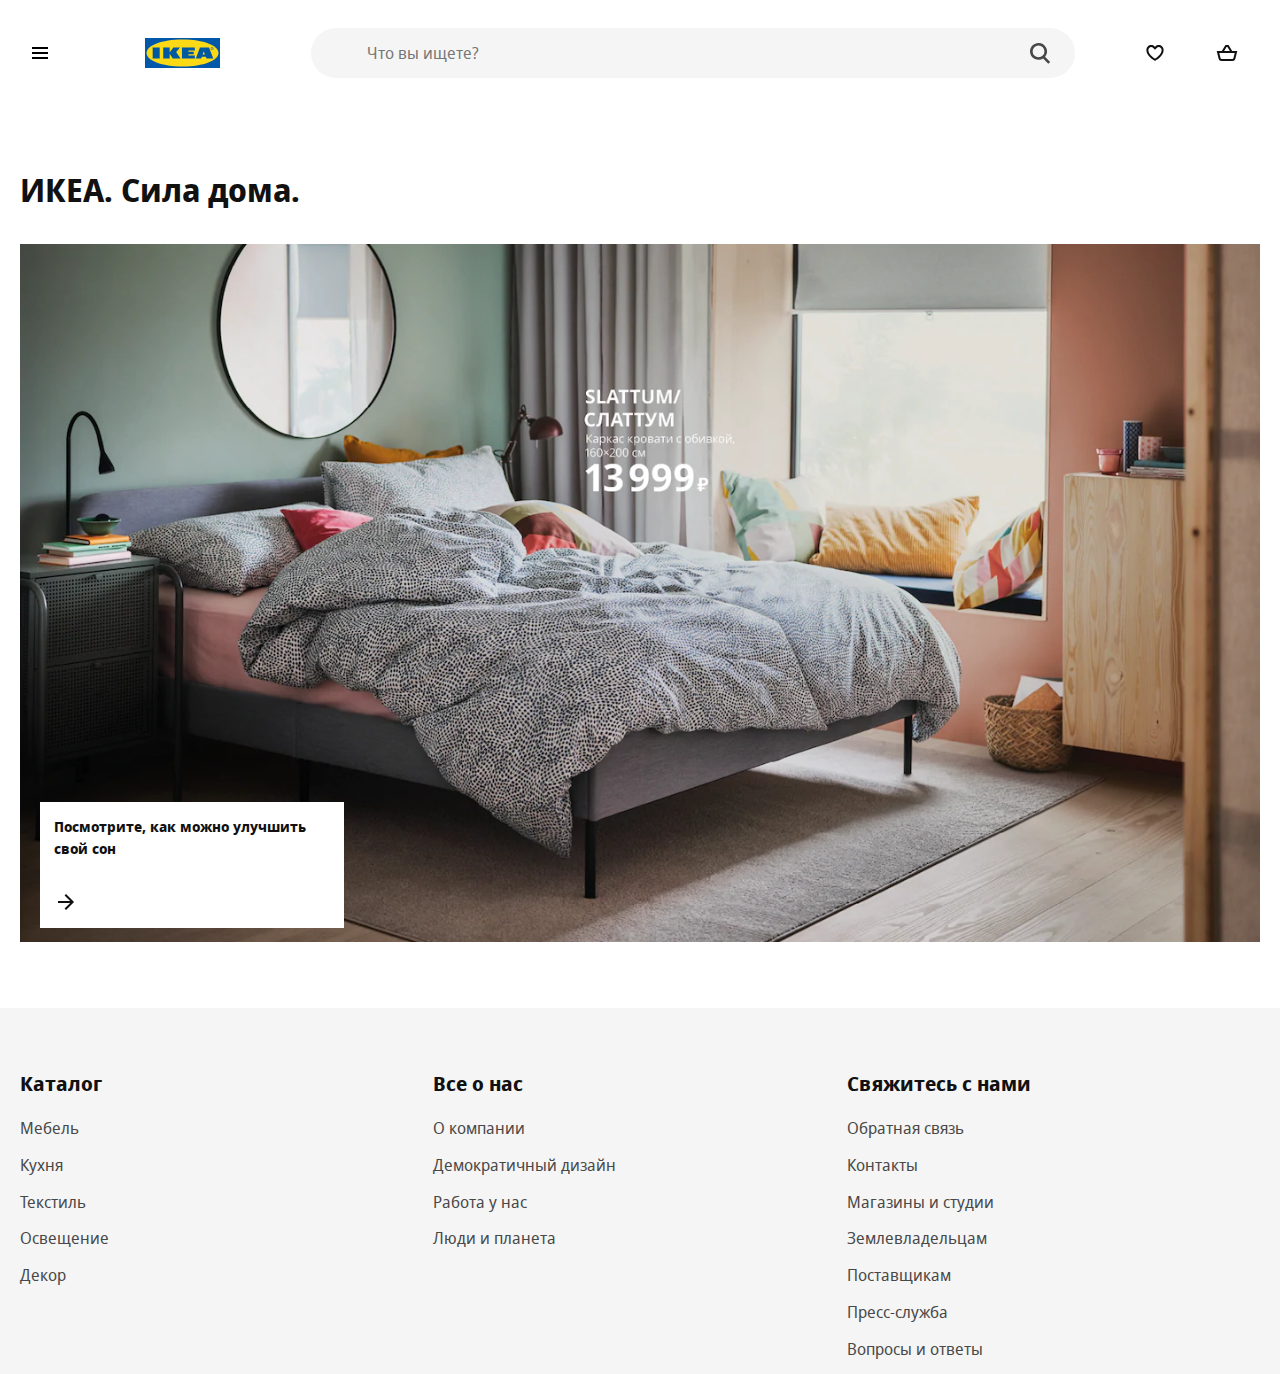
<file: index.html>
<!DOCTYPE html>
<html lang="en">
  <head>
    <meta charset="UTF-8" />
    <meta
      name="viewport"
      content="width=device-width, user-scalable=no, initial-scale=1.0, maximum-scale=1.0, minimum-scale=1.0"
    />
    <meta http-equiv="X-UA-Compatible" content="ie=edge" />
    <link
      rel="apple-touch-icon"
      sizes="180x180"
      href="favicon/apple-touch-icon.png"
    />
    <link
      rel="icon"
      type="image/png"
      sizes="32x32"
      href="favicon/favicon-32x32.png"
    />
    <link
      rel="icon"
      type="image/png"
      sizes="16x16"
      href="favicon/favicon-16x16.png"
    />
    <link
      rel="mask-icon"
      href="favicon/safari-pinned-tab.svg"
      color="#0058ab"
    />
    <meta name="msapplication-TileColor" content="#0058ab" />
    <meta name="theme-color" content="#0058ab" />
    <title>ИКЕА - официальный интернет-магазин мебели - IKEA</title>
    <link rel="stylesheet" href="styles/styles.css" />
    <!-- <script src="script/generateHeader.js" defer type="module"></script>
    <script src="script/generateCatalog.js" defer type="module"></script>
    <script src="script/generateSubCatalog.js" defer type="module"></script>
    <script src="script/generateFooter.js" defer type="module"></script> -->
    <script src="script/index.js" defer type="module"></script>
  </head>
  <body>
    <!-- <header>
      <div class="container">
        <div class="header">
          <button class="btn btn-burger" aria-label="открыть меню">
            <svg
              focusable="false"
              class="svg-icon"
              width="24"
              height="24"
              viewBox="0 0 24 24"
              fill="none"
              xmlns="http://www.w3.org/2000/svg"
            >
              <path
                fill-rule="evenodd"
                clip-rule="evenodd"
                d="M20 8H4V6H20V8ZM20 13H4V11H20V13ZM20 18H4V16H20V18Z"
              ></path>
            </svg>
          </button>
          <a href="index.html" class="logo">
            <img src="image/ikea-logo.svg" alt="Логотип" />
          </a>
          <form class="search" method="get" action="goods.html">
            <input
              type="search"
              name="s"
              maxlength="150"
              class="search-input"
              spellcheck="false"
              aria-label="Искать товары, новинки и вдохновение"
              aria-placeholder="Искать товары, новинки и вдохновение"
              placeholder="Что вы ищете?"
              autocapitalize="off"
              autocomplete="off"
              autocorrect="off"
            />
            <button
              type="submit"
              class="btn search-btn"
              aria-label="найти"
            ></button>
          </form>
          <a href="goods.html?cat=wishlist" class="btn btn-wishlist">
            <svg
              focusable="false"
              class="svg-icon"
              width="24"
              height="24"
              viewBox="0 0 24 24"
              fill="none"
              xmlns="http://www.w3.org/2000/svg"
            >
              <path
                fill-rule="evenodd"
                clip-rule="evenodd"
                d="M12.336 5.52055C14.2336 3.62376 17.3096 3.62401 19.2069 5.52129C20.2067 6.52115 20.6796 7.85005 20.6259 9.15761C20.6151 12.2138 18.4184 14.8654 16.4892 16.6366C15.4926 17.5517 14.5004 18.2923 13.7593 18.8036C13.3879 19.0598 13.0771 19.2601 12.8574 19.3973C12.7475 19.466 12.6601 19.519 12.5992 19.5555C12.5687 19.5737 12.5448 19.5879 12.5279 19.5978L12.5079 19.6094L12.502 19.6129L12.5001 19.614C12.5001 19.614 12.4989 19.6147 11.9999 18.748C11.501 19.6147 11.5005 19.6144 11.5005 19.6144L11.4979 19.6129L11.4919 19.6094L11.472 19.5978C11.4551 19.5879 11.4312 19.5737 11.4007 19.5555C11.3397 19.519 11.2524 19.466 11.1425 19.3973C10.9227 19.2601 10.612 19.0598 10.2405 18.8036C9.49947 18.2923 8.50726 17.5517 7.51063 16.6366C5.58146 14.8654 3.38477 12.2139 3.37399 9.15765C3.32024 7.85008 3.79314 6.52117 4.79301 5.52129C6.69054 3.62376 9.76704 3.62376 11.6646 5.52129L11.9993 5.856L12.3353 5.52129L12.336 5.52055ZM11.9999 18.748L11.5005 19.6144L11.9999 19.9019L12.4989 19.6147L11.9999 18.748ZM11.9999 17.573C12.1727 17.462 12.384 17.3226 12.6236 17.1573C13.3125 16.6821 14.2267 15.9988 15.1366 15.1634C17.0157 13.4381 18.6259 11.2919 18.6259 9.13506V9.11213L18.627 9.08922C18.6626 8.31221 18.3844 7.52727 17.7926 6.9355C16.6762 5.81903 14.866 5.81902 13.7495 6.9355L13.7481 6.93689L11.9965 8.68166L10.2504 6.9355C9.13387 5.81903 7.3237 5.81903 6.20722 6.9355C5.61546 7.52727 5.33724 8.31221 5.3729 9.08922L5.37395 9.11213V9.13507C5.37395 11.2919 6.98418 13.4381 8.86325 15.1634C9.77312 15.9988 10.6874 16.6821 11.3762 17.1573C11.6159 17.3226 11.8271 17.462 11.9999 17.573Z"
              ></path>
            </svg>
          </a>
          <a href="cart.html" class="btn btn-cart">
            <svg
              focusable="false"
              class="svg-icon svg-cart"
              width="24"
              height="24"
              viewBox="0 0 24 24"
              fill="none"
              xmlns="http://www.w3.org/2000/svg"
              style="display: block"
            >
              <path
                fill-rule="evenodd"
                clip-rule="evenodd"
                d="M10.9994 4H10.4373L10.1451 4.48017L6.78803 9.99716H3.00001H1.71924L2.02987 11.2397L3.65114 17.7248C3.98501 19.0603 5.18497 19.9972 6.56157 19.9972L17.4385 19.9972C18.8151 19.9972 20.015 19.0603 20.3489 17.7248L21.9702 11.2397L22.2808 9.99716H21H17.2113L13.8539 4.48014L13.5618 4H12.9997H12.0004H10.9994ZM14.8701 9.99716L12.4376 6H12.0004H11.5615L9.12921 9.99716H14.8701ZM5.59142 17.2397L4.28079 11.9972H19.7192L18.4086 17.2397C18.2973 17.6849 17.8973 17.9972 17.4385 17.9972L6.56157 17.9972C6.1027 17.9972 5.70272 17.6849 5.59142 17.2397Z"
              ></path>
            </svg>
          </a>
        </div>
      </div>
    </header> -->
    <main>
      <div class="container">
        <h1 class="main-header">ИКЕА. Сила дома.</h1>
        <aside class="offer">
          <a href="card.html#idd059">
            <picture>
              <source
                srcset="image/b47e07ee97fd5f9bf030d258d462a945.webp"
                type="image/webp"
              />
              <img
                src="image/b47e07ee97fd5f9bf030d258d462a945.jpg"
                alt="СЛАТТУМ"
              />
            </picture>
          </a>
          <a class="offer-extra" href="goods.html?subcat=Кровати">
            <p>Посмотрите, как можно улучшить свой сон</p>
            <svg
              focusable="false"
              viewBox="0 0 24 24"
              class="offer-arrow"
              aria-hidden="true"
            >
              <path
                fill-rule="evenodd"
                clip-rule="evenodd"
                d="M19.2937 12.7074L20.0008 12.0003L19.2938 11.2932L12.0008 3.99927L10.5865 5.41339L16.1727 11.0003H4V13.0003H16.1723L10.5855 18.5868L11.9996 20.0011L19.2937 12.7074Z"
              ></path>
            </svg>
          </a>
        </aside>
      </div>
    </main>
    <!-- <footer>
      <div class="container">
        <div class="footer">
          <div class="footer-catalog">
            <h2 class="footer-header">Каталог</h2>
            <ul>
              <li class="footer-list">
                <a href="goods.html?cat=Мебель">Мебель</a>
              </li>
              <li class="footer-list">
                <a href="goods.html?cat=Кухня">Кухня</a>
              </li>
              <li class="footer-list">
                <a href="goods.html?cat=Текстиль">Текстиль</a>
              </li>
              <li class="footer-list">
                <a href="goods.html?cat=Освещение">Освещение</a>
              </li>
              <li class="footer-list">
                <a href="goods.html?cat=Декор">Декор</a>
              </li>
            </ul>
          </div>
          <div class="footer-about">
            <h2 class="footer-header">Все о нас</h2>
            <ul>
              <li class="footer-list"><a href="#">О компании</a></li>
              <li class="footer-list"><a href="#">Демократичный дизайн</a></li>
              <li class="footer-list"><a href="#">Работа у нас</a></li>
              <li class="footer-list"><a href="#">Люди и планета</a></li>
            </ul>
          </div>
          <div class="footer-connection">
            <h2 class="footer-header">Свяжитесь с нами</h2>
            <ul>
              <li class="footer-list"><a href="#">Обратная связь</a></li>
              <li class="footer-list"><a href="#">Контакты</a></li>
              <li class="footer-list"><a href="#">Магазины и студии</a></li>
              <li class="footer-list"><a href="#">Землевладельцам</a></li>
              <li class="footer-list"><a href="#">Поставщикам</a></li>
              <li class="footer-list"><a href="#">Пресс-служба</a></li>
              <li class="footer-list"><a href="#">Вопросы и ответы</a></li>
            </ul>
          </div>
        </div>
      </div>
    </footer> -->

    <!-- <div class="catalog">
      <button
        type="button"
        class="btn btn-close catalog-btn"
        id="hnf-menu-close-btn"
        aria-expanded="true"
        title="Закрыть меню"
        aria-label="Закрыть меню"
      >
        <svg
          focusable="false"
          class="svg-icon"
          width="24"
          height="24"
          viewBox="0 0 24 24"
          fill="none"
          xmlns="http://www.w3.org/2000/svg"
        >
          <path
            fill-rule="evenodd"
            clip-rule="evenodd"
            d="M12.0002 13.4144L16.9499 18.3642L18.3642 16.9499L13.4144 12.0002L18.3642 7.05044L16.95 5.63623L12.0002 10.586L7.05044 5.63623L5.63623 7.05044L10.586 12.0002L5.63624 16.9499L7.05046 18.3642L12.0002 13.4144Z"
          ></path>
        </svg>
      </button>
      <h2>Каталог</h2>
      <ul class="catalog-list">
        <li class="catalog-list__item active">
          <a href="goods.html?cat=Мебель">Мебель</a>
        </li>
        <li class="catalog-list__item">
          <a href="goods.html?cat=Кухня">Кухня</a>
        </li>
        <li class="catalog-list__item">
          <a href="goods.html?cat=Текстиль">Текстиль</a>
        </li>
        <li class="catalog-list__item">
          <a href="goods.html?cat=Освещение">Освещение</a>
        </li>
        <li class="catalog-list__item">
          <a href="goods.html?cat=Декор">Декор</a>
        </li>
      </ul>
    </div>-->

    <!-- <div class="subcatalog">
      <button
        type="button"
        class="btn btn-return catalog-btn"
        aria-expanded="true"
        title="Закрыть меню"
        aria-label="Закрыть меню"
      >
        <svg
          focusable="false"
          class="svg-icon hnf-svg-icon"
          width="24"
          height="24"
          viewBox="0 0 24 24"
          fill="none"
          xmlns="http://www.w3.org/2000/svg"
        >
          <path
            fill-rule="evenodd"
            clip-rule="evenodd"
            d="M4.70613 11.2927L3.99902 11.9997L4.70606 12.7069L11.999 20.0008L13.4133 18.5867L7.82744 13.0001H19.9999V11.0001H7.82729L13.4144 5.41328L12.0002 3.99902L4.70613 11.2927Z"
          ></path>
        </svg>
      </button>
      <h3 class="subcatalog-header"><a href="goods.html?cat=Мебель"></a></h3>
      <ul class="subcatalog-list">
        <li class="subcatalog-list__item">
          <a href="goods.html?subcat=Диваны">Диваны</a>
        </li>
        <li class="subcatalog-list__item">
          <a href="goods.html?subcat=Кресла">Кресла</a>
        </li>
        <li class="subcatalog-list__item">
          <a href="goods.html?subcat=Книжные шкафы">Книжные шкафы</a>
        </li>
        <li class="subcatalog-list__item">
          <a href="goods.html?subcat=Стеллажи">Стеллажи</a>
        </li>
        <li class="subcatalog-list__item">
          <a href="goods.html?subcat=Шкаф для ТВ">Шкаф для ТВ</a>
        </li>
        <li class="subcatalog-list__item">
          <a href="goods.html?subcat=Кровати">Кровати</a>
        </li>
        <li class="subcatalog-list__item">
          <a href="goods.html?subcat=Комоды">Комоды</a>
        </li>
        <li class="subcatalog-list__item">
          <a href="goods.html?subcat=Столы">Столы</a>
        </li>
        <li class="subcatalog-list__item">
          <a href="goods.html?subcat=Письменные столы">Письменные столы</a>
        </li>
        <li class="subcatalog-list__item">
          <a href="goods.html?subcat=Стулья для письменного стола"
            >Стулья для письменного стола</a
          >
        </li>
      </ul>
    </div> -->

    <!-- <div class="overlay"></div> -->
  </body>
</html>
</file>
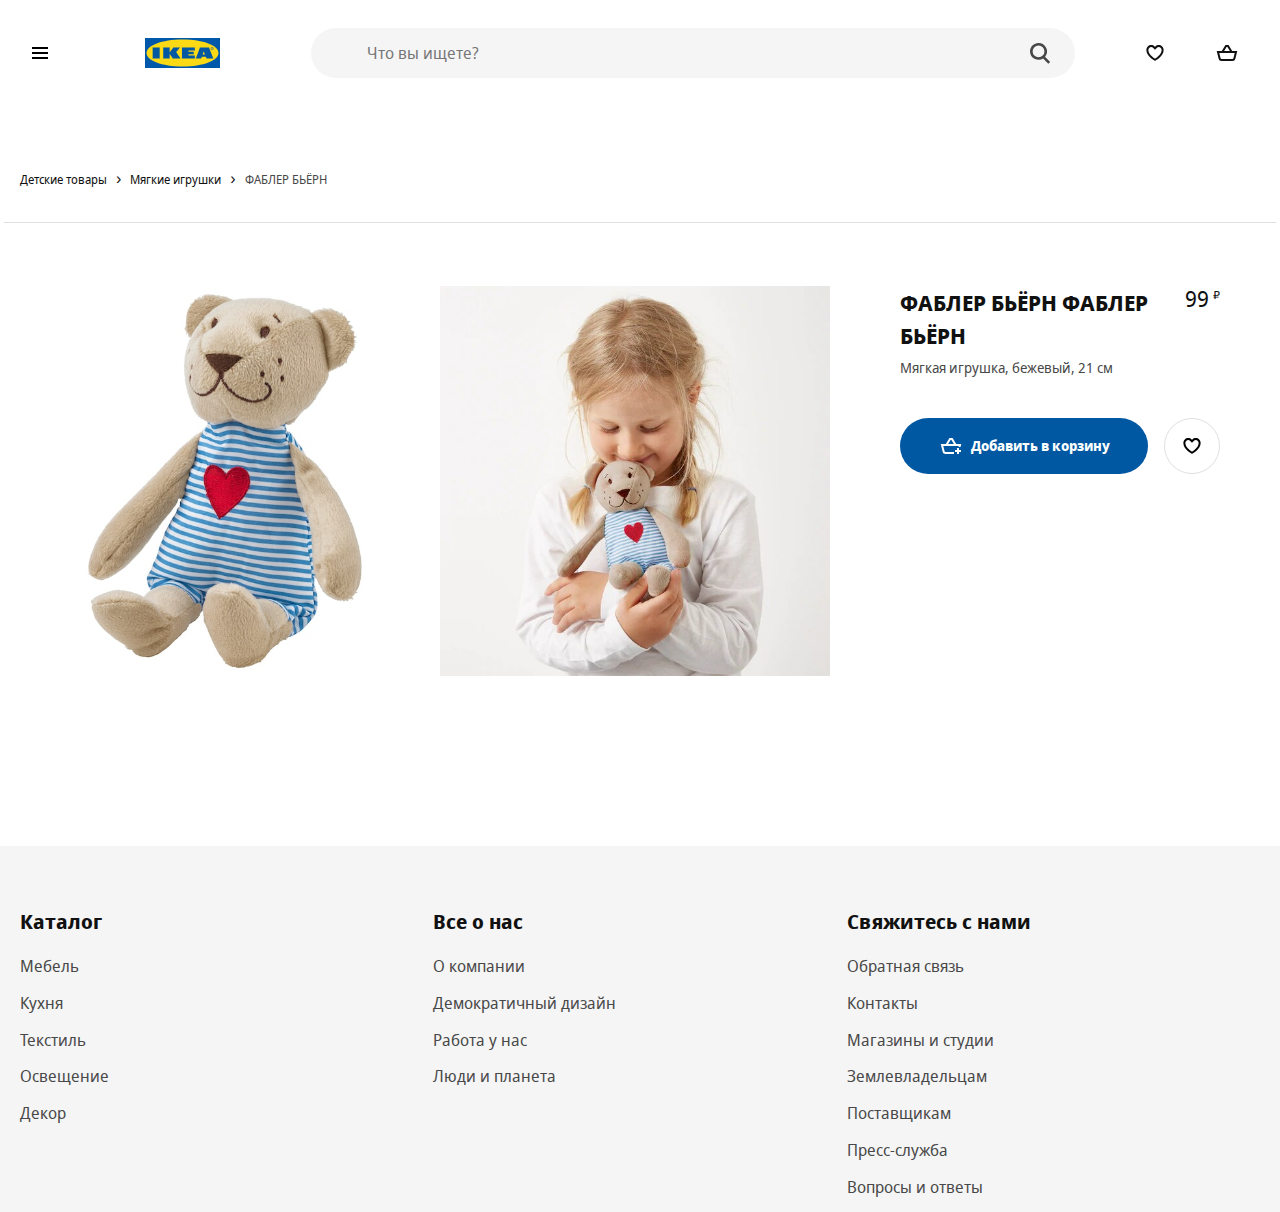
<file: card.html>
<!DOCTYPE html>
<html lang="en">
  <head>
    <meta charset="UTF-8" />
    <meta
      name="viewport"
      content="width=device-width, user-scalable=no, initial-scale=1.0, maximum-scale=1.0, minimum-scale=1.0"
    />
    <meta http-equiv="X-UA-Compatible" content="ie=edge" />
    <link
      rel="apple-touch-icon"
      sizes="180x180"
      href="favicon/apple-touch-icon.png"
    />
    <link
      rel="icon"
      type="image/png"
      sizes="32x32"
      href="favicon/favicon-32x32.png"
    />
    <link
      rel="icon"
      type="image/png"
      sizes="16x16"
      href="favicon/favicon-16x16.png"
    />
    <link
      rel="mask-icon"
      href="favicon/safari-pinned-tab.svg"
      color="#0058ab"
    />
    <meta name="msapplication-TileColor" content="#0058ab" />
    <meta name="theme-color" content="#0058ab" />
    <title>Детские игрушки - IKEA</title>
    <link rel="stylesheet" href="styles/styles.css" />
    <script src="script/index.js" defer type="module"></script>
  </head>
  <body>
    <main>
      <div class="container">
        <div class="breadcrumb">
          <nav
            role="navigation"
            aria-label="Breadcrumb"
            class="breadcrumb__nav"
          >
            <ul class="breadcrumb__list">
              <li class="breadcrumb__list-item">
                <a href="goods.html?cat=Детские товары" class="breadcrumb__link"
                  ><span>Детские товары</span></a
                >
              </li>

              <li class="breadcrumb__list-item">
                <a href="goods.html?cat=Мягкие игрушки" class="breadcrumb__link"
                  ><span>Мягкие игрушки</span></a
                >
              </li>

              <li class="breadcrumb__list-item">
                <a href="#" class="breadcrumb__link"
                  ><span>ФАБЛЕР БЬЁРН</span></a
                >
              </li>
            </ul>
          </nav>
        </div>

        <div class="good wrapper">
          <div class="good-images">
            <div class="good-image__item">
              <img
                src="image/fabler-byorn-myagkaya-igrushka-bezhevyy__0710165_PE727396_S5.jpg"
                alt=""
              />
            </div>
            <div class="good-image__item">
              <img
                src="image/fabler-byorn-myagkaya-igrushka-bezhevyy__0876865_PE611124_S5.jpg"
                alt=""
              />
            </div>
          </div>
          <div class="good-item">
            <!-- not-in-stock - нет в наличии-->
            <p class="good-item__new">Новинка</p>

            <div class="good-item__section">
              <div>
                <h2 class="good-item__header">ФАБЛЕР БЬЁРН ФАБЛЕР БЬЁРН</h2>
                <p class="good-item__description">
                  Мягкая игрушка, бежевый, 21 см
                </p>
              </div>
              <p class="good-item__price">
                <span class="good-item__empty">Нет в наличии</span>
                <span class="good-item__price-value">99</span>
                <span class="good-item__currency">₽</span>
              </p>
            </div>
            <div class="good-item__buttons">
              <button type="button" class="btn btn-good" data-idd="idd001">
                <svg
                  focusable="false"
                  viewBox="0 0 24 24"
                  class="btn-good-svg"
                  aria-hidden="true"
                >
                  <path
                    fill-rule="evenodd"
                    clip-rule="evenodd"
                    d="M10.4372 4H10.9993H12.0003H12.9996H13.5616L13.8538 4.48014L17.2112 9.99713H21H22.2806L21.9702 11.2396L21.5303 13H19.4688L19.7194 11.9971H4.28079L5.59143 17.2397C5.70272 17.6848 6.1027 17.9971 6.56157 17.9971H15V19.9971H6.56157C5.18496 19.9971 3.98502 19.0602 3.65114 17.7247L2.02987 11.2397L1.71924 9.99713H3.00002H6.78793L10.145 4.48017L10.4372 4ZM12.4375 6L14.87 9.99713H9.12911L11.5614 6H12.0003H12.4375ZM17.9961 16V14H19.9961V16H21.9961V18H19.9961V20H17.9961V18H15.9961V16H17.9961Z"
                  ></path>
                </svg>

                <span class="btn-good__label">Добавить в корзину</span>
              </button>
              <button
                type="button"
                class="btn btn-add-wishlist"
                data-idd="idd001"
              >
                <svg
                  focusable="false"
                  viewBox="0 0 24 24"
                  class="btn-add-wishlist__svg"
                  aria-hidden="true"
                >
                  <path
                    fill-rule="evenodd"
                    clip-rule="evenodd"
                    d="M12.336 5.52055C14.2336 3.62376 17.3096 3.62401 19.2069 5.52129C20.2067 6.52115 20.6796 7.85005 20.6259 9.15761C20.6151 12.2138 18.4184 14.8654 16.4892 16.6366C15.4926 17.5517 14.5004 18.2923 13.7593 18.8036C13.3879 19.0598 13.0771 19.2601 12.8574 19.3973C12.7475 19.466 12.6601 19.519 12.5992 19.5555C12.5687 19.5737 12.5448 19.5879 12.5279 19.5978L12.5079 19.6094L12.502 19.6129L12.5001 19.614C12.5001 19.614 12.4989 19.6147 11.9999 18.748C11.501 19.6147 11.5005 19.6144 11.5005 19.6144L11.4979 19.6129L11.4919 19.6094L11.472 19.5978C11.4551 19.5879 11.4312 19.5737 11.4007 19.5555C11.3397 19.519 11.2524 19.466 11.1425 19.3973C10.9227 19.2601 10.612 19.0598 10.2405 18.8036C9.49947 18.2923 8.50726 17.5517 7.51063 16.6366C5.58146 14.8654 3.38477 12.2139 3.37399 9.15765C3.32024 7.85008 3.79314 6.52117 4.79301 5.52129C6.69054 3.62376 9.76704 3.62376 11.6646 5.52129L11.9993 5.856L12.3353 5.52129L12.336 5.52055ZM11.9999 18.748L11.5005 19.6144L11.9999 19.9019L12.4989 19.6147L11.9999 18.748ZM11.9999 17.573C12.1727 17.462 12.384 17.3226 12.6236 17.1573C13.3125 16.6821 14.2267 15.9988 15.1366 15.1634C17.0157 13.4381 18.6259 11.2919 18.6259 9.13506V9.11213L18.627 9.08922C18.6626 8.31221 18.3844 7.52727 17.7926 6.9355C16.6762 5.81903 14.866 5.81902 13.7495 6.9355L13.7481 6.93689L11.9965 8.68166L10.2504 6.9355C9.13387 5.81903 7.3237 5.81903 6.20722 6.9355C5.61546 7.52727 5.33724 8.31221 5.3729 9.08922L5.37395 9.11213V9.13507C5.37395 11.2919 6.98418 13.4381 8.86325 15.1634C9.77312 15.9988 10.6874 16.6821 11.3762 17.1573C11.6159 17.3226 11.8271 17.462 11.9999 17.573Z"
                  ></path>
                </svg>
              </button>
            </div>
          </div>
        </div>
      </div>
    </main>
  </body>
</html>
</file>
<file: styles/styles.css>
/*
* Prefixed by https://autoprefixer.github.io
* PostCSS: v7.0.29,
* Autoprefixer: v9.7.6
* Browsers: last 4 version
*/

@font-face {
  font-family: 'Noto Sans';
  src: local('Noto Sans Display Regular'), local('NotoSansDisplay-Regular'),
    url('../fonts/Notosansdisplayregular.woff2') format('woff2'),
    url('../fonts/Notosansdisplayregular.woff') format('woff');
  font-weight: 400;
  font-style: normal;
}

@font-face {
  font-family: 'Noto Sans';
  src: local('Noto Sans Display Italic'), local('NotoSansDisplay-Italic'),
    url('../fonts/Notosansdisplayitalic.woff2') format('woff2'),
    url('../fonts/Notosansdisplayitalic.woff') format('woff');
  font-weight: 400;
  font-style: italic;
}

@font-face {
  font-family: 'Noto Sans';
  src: local('Noto Sans Display Bold'), local('NotoSansDisplay-Bold'),
    url('../fonts/Notosansdisplaybold.woff2') format('woff2'),
    url('../fonts/Notosansdisplaybold.woff') format('woff');
  font-weight: 700;
  font-style: normal;
}

@font-face {
  font-family: 'Noto Sans';
  src: local('Noto Sans Display Bold Italic'),
    local('NotoSansDisplay-BoldItalic'),
    url('../fonts/Notosansdisplaybolditalic.woff2') format('woff2'),
    url('../fonts/Notosansdisplaybolditalic.woff') format('woff');
  font-weight: 700;
  font-style: italic;
}

html {
  -webkit-box-sizing: border-box;
  box-sizing: border-box;
}

*,
*::before,
*::after {
  -webkit-box-sizing: inherit;
  box-sizing: inherit;
}

body {
  min-width: 320px;
  margin: 0;

  background-color: #fff; /*под проект*/
  font-family: Noto Sans, Arial, sans-serif; /*в "" свой шрифт под проект*/

  font-size: 16px;
  color: #111;
  line-height: 1.5;
  -webkit-font-smoothing: subpixel-antialiased;
}

button,
input {
  font: inherit;
}

button {
  cursor: pointer;
}

img {
  max-width: 100%;
  width: 100%;
  height: auto;
}

a {
  text-decoration: none;
  color: inherit;
}

ul {
  list-style: none;
  padding: 0;
  margin: 0;
}

h1,
h2,
h3,
p {
  padding: 0;
  margin: 0;
}

/* container */

.container {
  max-width: 100rem;
  margin: 0 auto;
  padding: 0 1.25rem;
}

.visually-hidden {
  position: absolute !important;
  clip: rect(1px 1px 1px 1px);
  clip: rect(1px, 1px, 1px, 1px);
  padding: 0 !important;
  border: 0 !important;
  height: 1px !important;
  width: 1px !important;
  overflow: hidden;
}

/* при работе с float */

.clearfix::after {
  content: '';
  display: table;
  clear: both;
}

header {
  margin-bottom: 3.75rem;
}

.header {
  display: -ms-grid;
  display: grid;
  grid-gap: 1.25rem;
  -ms-grid-columns: 2fr 1.25rem 2fr 1.25rem 16fr 1.25rem 1fr 1.25rem 1fr;
  grid-template-columns: 2fr 2fr 16fr 1fr 1fr;
  -webkit-box-align: center;
  -ms-flex-align: center;
  align-items: center;
  padding: 1.75rem 0;
}

footer {
  background-color: #f5f5f5;
  margin-top: 3.75rem;
  padding: 3.75rem 0 0 0;
}

.footer {
  display: -ms-grid;
  display: grid;
  -ms-grid-columns: 1fr 1fr 1fr;
  grid-template-columns: 1fr 1fr 1fr;
}

.main-header {
  margin-bottom: 1.875rem;
}

.btn {
  background-color: transparent;
  outline: transparent;
  border-radius: 50%;
  width: 40px;
  height: 40px;
  display: -webkit-box;
  display: -ms-flexbox;
  display: flex;
  -webkit-box-align: center;
  -ms-flex-align: center;
  align-items: center;
  -webkit-box-pack: center;
  -ms-flex-pack: center;
  justify-content: center;
  border: 1px solid transparent;
}

.btn:hover {
  background-color: #f5f5f5;
  color: #111;
}

.svg-icon {
  fill: currentColor;
}

.logo {
  text-align: center;
  width: 75px;
  height: 30px;
}

.search {
  position: relative;
  -webkit-box-flex: 1;
  -ms-flex-positive: 1;
  flex-grow: 1;
  height: 50px;
  margin: 0 40px;
}

.search-input {
  -webkit-appearance: none;
  -moz-appearance: none;
  appearance: none;
  background-color: #f5f5f5;
  display: block;
  appearance: none;
  width: 100%;
  height: 100%;
  padding: 0.5rem 3.5rem;
  margin: 0 auto;
  line-height: 1.5;
  border: 0;
  border-radius: 50em;
  outline: 0;
  -webkit-box-shadow: none;
  box-shadow: none;
  -webkit-transition: background 0.2s;
  -o-transition: background 0.2s;
  transition: background 0.2s;
}

.search-btn {
  position: absolute;
  top: 0.9rem;
  right: 0.9rem;
  background-image: url("data:image/svg+xml;charset=utf-8,%3Csvg width='16' height='17' fill='%23484848' xmlns='http://www.w3.org/2000/svg'%3E%3Cpath fill-rule='evenodd' clip-rule='evenodd' d='M6.5 11a4.5 4.5 0 110-9 4.5 4.5 0 010 9zm4.968-.307a6.5 6.5 0 10-1.514 1.315l3.996 3.996 1.414-1.414-3.896-3.897z'/%3E%3C/svg%3E");
  background-repeat: no-repeat;
  background-size: contain;
  width: 2.5rem;
  height: 1.5rem;
  background-position: center;
}

.offer {
  position: relative;
}

.offer-extra {
  position: absolute;
  padding: 0.9rem;
  color: #111;
  left: 1.25rem;
  bottom: 1.25rem;
  display: -webkit-box;
  display: -ms-flexbox;
  display: flex;
  background: #fff;
  -webkit-box-orient: vertical;
  -webkit-box-direction: normal;
  -ms-flex-direction: column;
  flex-direction: column;
  -webkit-box-align: start;
  -ms-flex-align: start;
  align-items: flex-start;
  max-width: 19rem;
  min-width: 13rem;
  font-size: 0.9rem;
  line-height: 1.5;
  font-weight: bold;
  word-break: break-word;
}

.offer-arrow {
  display: inline-block;
  height: 1.5rem;
  width: 1.5rem;
  vertical-align: middle;
  fill: currentColor;
  margin-top: 1.875rem;
}

.footer-header {
  line-height: 2rem;
  font-size: 1.25rem;
  padding: 0 0 1rem 0;
}

.footer-list {
  margin-bottom: 0.8rem;
}

.footer-list > a {
  color: #484848;
}

.footer-list > a:hover {
  color: #111;
  text-decoration: underline;
}

.catalog {
  position: fixed;
  z-index: 999;
  top: 0;
  left: -100%;
  bottom: 0;
  background-color: #fff;
  overflow-y: auto;
  overflow-x: hidden;
  -webkit-transition: left 0.2s 0s;
  -o-transition: left 0.2s 0s;
  transition: left 0.2s 0s;
  width: 20rem;
  padding: 6rem 4rem 3rem;
}

.catalog.open {
  left: 0;
}

.catalog-btn {
  position: absolute;
  top: 3rem;
  left: 3rem;
}

.catalog-list__item,
.subcatalog-list__item {
  cursor: pointer;
  color: #111;
}

.catalog-list__item a,
.subcatalog-list__item a {
  text-decoration: underline;
  display: block;
}

.catalog-list__item a {
  padding: 0.5rem 1.5rem 0.5rem 0;
}

.subcatalog-list__item a {
  padding: 0.5rem 0;
}

.catalog-list__item:hover a,
.subcatalog-list__item:hover a {
  text-decoration: underline;
}

.catalog-list__item.active {
  background-repeat: no-repeat;
  background-position: right 0 center;
  background-image: url('data:image/svg+xml;utf8,<svg width="24" height="24" viewBox="0 0 24 24" fill="none" xmlns="http://www.w3.org/2000/svg"><path fill-rule="evenodd" clip-rule="evenodd" d="M15.5996 11.9999L9.81456 17.7857L8.40026 16.3716L12.7714 11.9999L8.40026 7.62823L9.81457 6.21411L15.5996 11.9999Z" fill="%23959595"/></svg>');
}

.subcatalog {
  position: fixed;
  z-index: 998;
  top: 0;
  left: -100%;
  bottom: 0;
  background-color: #fff;
  overflow-y: auto;
  overflow-x: hidden;
  -webkit-transition: left, right 0.2s 0s;
  -o-transition: left, right 0.2s 0s;
  transition: left, right 0.2s 0s;
  width: 25rem;
  padding: 6rem 4rem 3rem;
  border-left: 2px solid #ccc;
}

.subcatalog.subopen {
  left: 20rem;
  display: block;
}

.overlay {
  display: block;
  position: fixed;
  z-index: 899;
  top: 0;
  bottom: 0;
  right: 0;
  left: 0;
  background-color: black;
  -webkit-transition: all 0.2s ease;
  -o-transition: all 0.2s ease;
  transition: all 0.2s ease;
  opacity: 0;
  pointer-events: none;
}

.overlay.active {
  opacity: 0.25;
  pointer-events: all;
}

.wrapper {
  position: relative;
  margin-top: 4rem;
}

.wrapper:before {
  content: '';
  width: calc(100% + 2rem);
  display: block;
  position: absolute;
  top: -2rem;
  z-index: 99;
  margin: 0 -1rem;
  border-bottom: 1px solid #dfdfdf;
}

.good {
  display: -ms-grid;
  display: grid;
  -ms-grid-columns: minmax(0, 1fr) 1.25rem minmax(0, 1fr) 1.25rem minmax(0, 1fr)
    1.25rem minmax(0, 1fr) 1.25rem minmax(0, 1fr) 1.25rem minmax(0, 1fr) 1.25rem
    minmax(0, 1fr) 1.25rem minmax(0, 1fr) 1.25rem minmax(0, 1fr) 1.25rem
    minmax(0, 1fr) 1.25rem minmax(0, 1fr) 1.25rem minmax(0, 1fr);
  grid-template-columns: repeat(12, minmax(0, 1fr));
  grid-column-gap: 1.25rem;
  padding-top: 2rem;
}

.good-images {
  display: -webkit-box;
  display: -ms-flexbox;
  display: flex;
  -ms-flex-wrap: wrap;
  flex-wrap: wrap;
  -ms-grid-column: 1;
  grid-column-start: 1;
  -ms-grid-column-span: 8;
  grid-column-end: 9;
  -ms-flex-pack: distribute;
  justify-content: space-around;
}

.good-image__item {
  width: calc(50% - 1.25rem);
  margin-left: 0.625rem;
  margin-right: 0.625rem;
  min-height: 500px;
}

.good-item {
  -ms-grid-column: 9;
  grid-column-start: 9;
  -ms-grid-column-span: 4;
  grid-column-end: 13;
  padding: 0 2.5rem;
}

.good-item__section {
  margin-bottom: 2.5rem;
}

.good-item__new {
  display: none;
}

.good-item__empty {
  display: none;
}

.not-in-stock .good-item__empty {
  display: block;
}

.not-in-stock .btn-good {
  display: none;
}

.good-item__header {
  font-size: 1.375rem;
  line-height: 1.5;
  font-weight: 700;
  text-transform: uppercase;
  margin-bottom: 0.3rem;
}

.good-item__description {
  line-height: 1.5;
  letter-spacing: 0;
  font-weight: 400;
  color: #484848;
  font-size: 0.875rem;
}

.good-item__price {
  white-space: nowrap;
  text-align: right;
}

.good-item__section {
  display: -webkit-box;
  display: -ms-flexbox;
  display: flex;
  -webkit-box-pack: justify;
  -ms-flex-pack: justify;
  justify-content: space-between;
}

.good-item__price-value {
  line-height: 1.1875;
  font-size: 1.375rem;
}

.good-item__currency {
  line-height: 0.9;
  font-size: 0.6875rem;
  vertical-align: text-top;
}

.not-in-stock .good-item__price-value,
.not-in-stock .good-item__currency {
  display: none;
}

.good-item__buttons {
  display: -webkit-box;
  display: -ms-flexbox;
  display: flex;
  -webkit-box-pack: justify;
  -ms-flex-pack: justify;
  justify-content: space-between;
  -webkit-box-align: center;
  -ms-flex-align: center;
  align-items: center;
  width: 100%;
}

.btn-good {
  margin-right: 1rem;
  -webkit-box-flex: 1;
  -ms-flex-positive: 1;
  flex-grow: 1;
  -ms-flex-negative: 1;
  flex-shrink: 1;
  position: relative;
  background: #0058a3;
  color: #fff;
  border-radius: 52px;
  padding: 0 2rem;
  display: -webkit-box;
  display: -ms-flexbox;
  display: flex;
  height: 3.5rem;
  -webkit-box-align: center;
  -ms-flex-align: center;
  align-items: center;
}

.btn-good-svg {
  margin-right: 0.5rem;
  vertical-align: top;
  -ms-flex-negative: 0;
  flex-shrink: 0;
  display: inline-block;
  height: 1.5rem;
  width: 1.5rem;
  fill: #fff;
}

.btn-good:hover {
  color: #0058a3;
}

.btn-good:hover .btn-good-svg {
  fill: #0058a3;
}

.btn-good__label {
  text-align: center;
  border: 0;
  font-weight: 700;
  font-size: 0.875rem;
  line-height: 1.42857;
}

.btn-add-wishlist {
  background: rgba(0, 0, 0, 0);
  color: #111;
  border-radius: 40px;
  padding: 0 0.9375rem;
  border: 1px solid #dfdfdf;
  height: 3.5rem;
  width: 3.5rem;
  margin-left: auto;
}

.btn-add-wishlist__svg {
  height: 1.5rem;
  width: 1.5rem;
}

.btn-add-wishlist:hover .btn-add-wishlist__svg {
  fill: red;
}

.btn-add-wishlist.contains-wishlist .btn-add-wishlist__svg {
  fill: red;
}

.btn-add-wishlist:hover.contains-wishlist .btn-add-wishlist__svg {
  fill: black;
}

.goods-list {
  /* grid-gap: 1.25 rem; */
  display: -ms-grid;
  display: grid;
  grid-template-columns: repeat(4, 1fr);
}

.goods-list__item {
  margin-bottom: 2rem;
}

.goods-item {
  position: relative;
  display: -webkit-box;
  display: -ms-flexbox;
  display: flex;
  -webkit-box-orient: vertical;
  -webkit-box-direction: normal;
  -ms-flex-direction: column;
  flex-direction: column;
  -webkit-box-pack: justify;
  -ms-flex-pack: justify;
  justify-content: space-between;
  height: 100%;
}

.goods-item__img {
  height: 380px;
  display: table-cell;
  vertical-align: middle;
}

.btn-add-card {
  position: absolute;
  opacity: 0;
  -webkit-transition: opacity 0.2s 0s;
  -o-transition: opacity 0.2s 0s;
  transition: opacity 0.2s 0s;
  right: 1rem;
  bottom: 0.5rem;
  background-color: rgb(0, 88, 163);
  border: 1px solid rgb(0, 88, 163);
  background-repeat: no-repeat;
  background-position: center;
  background-image: url("data:image/svg+xml;utf8,<svg width='24' height='24' xmlns='http://www.w3.org/2000/svg' viewBox='0 0 24 24'><path fill-rule='evenodd' clip-rule='evenodd' d='M10.4372 4H10.9993H12.0003H12.9996H13.5616L13.8538 4.48014L17.2112 9.99713H21H22.2806L21.9702 11.2396L21.5303 13H19.4688L19.7194 11.9971H4.28079L5.59143 17.2397C5.70272 17.6848 6.1027 17.9971 6.56157 17.9971H15V19.9971H6.56157C5.18496 19.9971 3.98502 19.0602 3.65114 17.7247L2.02987 11.2397L1.71924 9.99713H3.00002H6.78793L10.145 4.48017L10.4372 4ZM12.4375 6L14.87 9.99713H9.12911L11.5614 6H12.0003H12.4375ZM17.9961 16V14H19.9961V16H21.9961V18H19.9961V20H17.9961V18H15.9961V16H17.9961Z' fill='white' /></svg>");
}

.btn-add-card:hover {
  background-color: rgb(255, 255, 255);
  background-image: url("data:image/svg+xml;utf8,<svg width='24' height='24' xmlns='http://www.w3.org/2000/svg' viewBox='0 0 24 24'><path fill-rule='evenodd' clip-rule='evenodd' d='M10.4372 4H10.9993H12.0003H12.9996H13.5616L13.8538 4.48014L17.2112 9.99713H21H22.2806L21.9702 11.2396L21.5303 13H19.4688L19.7194 11.9971H4.28079L5.59143 17.2397C5.70272 17.6848 6.1027 17.9971 6.56157 17.9971H15V19.9971H6.56157C5.18496 19.9971 3.98502 19.0602 3.65114 17.7247L2.02987 11.2397L1.71924 9.99713H3.00002H6.78793L10.145 4.48017L10.4372 4ZM12.4375 6L14.87 9.99713H9.12911L11.5614 6H12.0003H12.4375ZM17.9961 16V14H19.9961V16H21.9961V18H19.9961V20H17.9961V18H15.9961V16H17.9961Z' fill='rgb(0, 88, 163)' /></svg>");
}

.goods-item:hover .btn-add-card {
  opacity: 1;
}

.goods-item__header {
  margin-top: auto;
  margin-bottom: 1rem;
}

.goods-item__new {
  line-height: 1.42857;
  color: #ca5008;
  font-weight: 700;
  font-size: 0.8rem;
}

.goods-item__link {
  display: block;
  height: 100%;
}

.goods-item__description {
  margin-bottom: 1rem;
  font-size: 0.875rem;
  line-height: 1.42857;
}

.goods-item__price {
  min-height: calc(40px + 0.5rem);
  padding-bottom: 0.5rem;
  font-weight: 700;
}

.goods-item__price-value {
  font-size: 1.375rem;
}

.goods-item__currency {
  line-height: 0.9;
  font-size: 0.6875rem;
  vertical-align: text-top;
}

.breadcrumb__list-item {
  display: inline;
}

.breadcrumb__list-item:after {
  content: '\0203A';
  display: inline;
  margin: 0 0.3125rem;
  font-size: 1rem;
  line-height: 1.125;
}

.breadcrumb__list-item:last-child:after {
  content: '';
}

.breadcrumb__link {
  font-size: 0.75rem;
  line-height: 1.5;
  font-weight: 400;
  vertical-align: middle;
}

.breadcrumb__list-item:last-child .breadcrumb__link {
  color: #484848;
  pointer-events: none;
  cursor: auto;
}

.cart-wrapper {
  max-width: 768px;
}

.cart-header {
  text-align: center;
}

.product {
  display: -ms-grid;
  display: grid;
  -ms-grid-columns: 152px 4fr 6fr;
  grid-template-columns: 152px 4fr 6fr;
  -ms-grid-rows: auto;
  grid-template-rows: auto;
  font-size: 0.81rem;
  line-height: 1.385;
}

.product > *:nth-child(1) {
  -ms-grid-row: 1;
  -ms-grid-column: 1;
}

.product > *:nth-child(2) {
  -ms-grid-row: 1;
  -ms-grid-column: 2;
}

.product > *:nth-child(3) {
  -ms-grid-row: 1;
  -ms-grid-column: 3;
}

.product__image-container {
  -ms-grid-column: 1;
  grid-column: 1;
  -ms-grid-row: 1;
  -ms-grid-row-span: 2;
  grid-row: 1/3;
  padding-right: 1rem;
}

.product__description {
  -ms-grid-column: 2;
  grid-column: 2;
  -ms-grid-row: 1;
  grid-row: 1;
}

.product__name {
  font-size: 1.2rem;
  margin-bottom: 0.5rem;
  font-weight: 700;
  text-transform: uppercase;
  word-break: break-word;
}

.product__prices {
  -ms-grid-column: 3;
  grid-column: 3;
  -ms-grid-row: 1;
  grid-row: 1;
  text-align: right;
  padding-top: 0;
}

.product__controls {
  -ms-grid-column: 3;
  grid-column: 3;
  -ms-grid-row: 2;
  grid-row: 2;
  margin-top: 0.5rem;
  display: -webkit-box;
  display: -ms-flexbox;
  display: flex;
  -webkit-box-pack: end;
  -ms-flex-pack: end;
  justify-content: flex-end;
}

.btn-remove {
  color: #444;
  border-color: #666;
  border-radius: unset;
}

.product__total {
  font-weight: 700;
  font-size: 1.06rem;
  line-height: 1.2;
}

.product-controls__remove {
  width: 12.5%;
}

.product-controls__quantity {
  width: 25%;
  margin-left: 0.5rem;
}

.cart-header {
  margin-bottom: 3rem;
}

.cart-item {
  margin-bottom: 2rem;
}

.cart-total {
  display: -webkit-box;
  display: -ms-flexbox;
  display: flex;
  -webkit-box-pack: justify;
  -ms-flex-pack: justify;
  justify-content: space-between;
  padding: 0.35rem 0;
  font-weight: 700;
  font-size: 14px;
  text-align: initial;
  border: dashed #cacaca;
  border-width: 1px 0;
}

.cart-checkout {
  color: #ffffff;
  padding: 12px 62px;
  background-color: #3a6e9f;
  border: none;
  display: block;
  margin: 1rem auto;
}

.cart-form {
  margin: 1rem 0;
  text-align: center;
}

.cart-form label {
  display: block;
  margin: 1rem;
}

select {
  width: 100%;
  max-width: 352px;
  height: 40px;
  margin: 0;
  padding: 0 10px;
  border: 1px solid #666;
  border-radius: 2px;
  background: #fff url(../image/chevron-down-thin-24.1667eab2.svg) no-repeat
    right 8px center/1.5rem;
  -webkit-appearance: none;
  -moz-appearance: none;
  appearance: none;
  font-size: 1rem;
  line-height: 1.15;
  font-family: inherit;
  text-transform: none;
}

@media (max-width: 1200px) {
  .goods-list {
    grid-template-columns: repeat(3, 1fr);
  }
}

@media (max-width: 768px) {
  .goods-list {
    grid-template-columns: repeat(2, 1fr);
  }

  .header {
    -ms-grid-columns: 1fr 1.25rem 2fr 1.25rem 1fr 1.25rem 1fr;
    grid-template-columns: 1fr 2fr 1fr 1fr;
    -ms-grid-rows: auto 1.25rem auto 1.25rem auto;
    grid-template-areas: 'burger logo wishlist cart' 'main main . sidebar' 'footer footer footer footer';
  }

  .btn-burger {
    grid-area: burger;
  }

  .logo {
    grid-area: logo;
  }

  .btn-wishlist {
    grid-area: wishlist;
  }

  .btn-cart {
    grid-area: cart;
  }

  .search {
    grid-area: search;
    -ms-grid-row: 2;
    grid-row: 2;
    -ms-grid-column-span: 5;
    grid-column-end: 6;
    -ms-grid-column: 1;
    grid-column-start: 1;
    margin: 0;
  }

  .footer {
    -ms-grid-rows: auto;
    grid-template-rows: auto;
    -webkit-box-pack: center;
    -ms-flex-pack: center;
    justify-content: center;
    grid-template-areas: 'catalog' 'about' 'connection';
    -ms-grid-columns: 300px;
    grid-template-columns: 300px;
  }

  .footer-catalog {
    grid-area: catalog;
    margin-bottom: 50px;
  }

  .footer-about {
    grid-area: about;
    margin-bottom: 50px;
  }

  .footer-connection {
    grid-area: connection;
    margin-bottom: 50px;
  }

  .catalog {
    width: 50%;
  }

  .subcatalog {
    width: 50%;
    left: auto;
    right: -100%;
  }

  .subcatalog.subopen {
    right: 0;
    left: auto;
  }
}

@media (max-width: 768px) {
  .footer-catalog {
    -ms-grid-row: 1;
    -ms-grid-column: 1;
  }

  .footer-about {
    -ms-grid-row: 2;
    -ms-grid-column: 1;
  }

  .footer-connection {
    -ms-grid-row: 3;
    -ms-grid-column: 1;
  }
}

@media (max-width: 768px) {
  .btn-burger {
    -ms-grid-row: 1;
    -ms-grid-column: 1;
  }

  .logo {
    -ms-grid-row: 1;
    -ms-grid-column: 3;
  }

  .btn-wishlist {
    -ms-grid-row: 1;
    -ms-grid-column: 5;
  }

  .btn-cart {
    -ms-grid-row: 1;
    -ms-grid-column: 7;
  }
}

@media (max-width: 576px) {
  .goods-list {
    -ms-grid-columns: 1fr;
    grid-template-columns: 1fr;
  }

  .catalog {
    width: 100%;
  }

  .subcatalog {
    z-index: 999;
    width: 100%;
  }

  .subcatalog.subopen {
    right: 0;
  }
}
</file>
